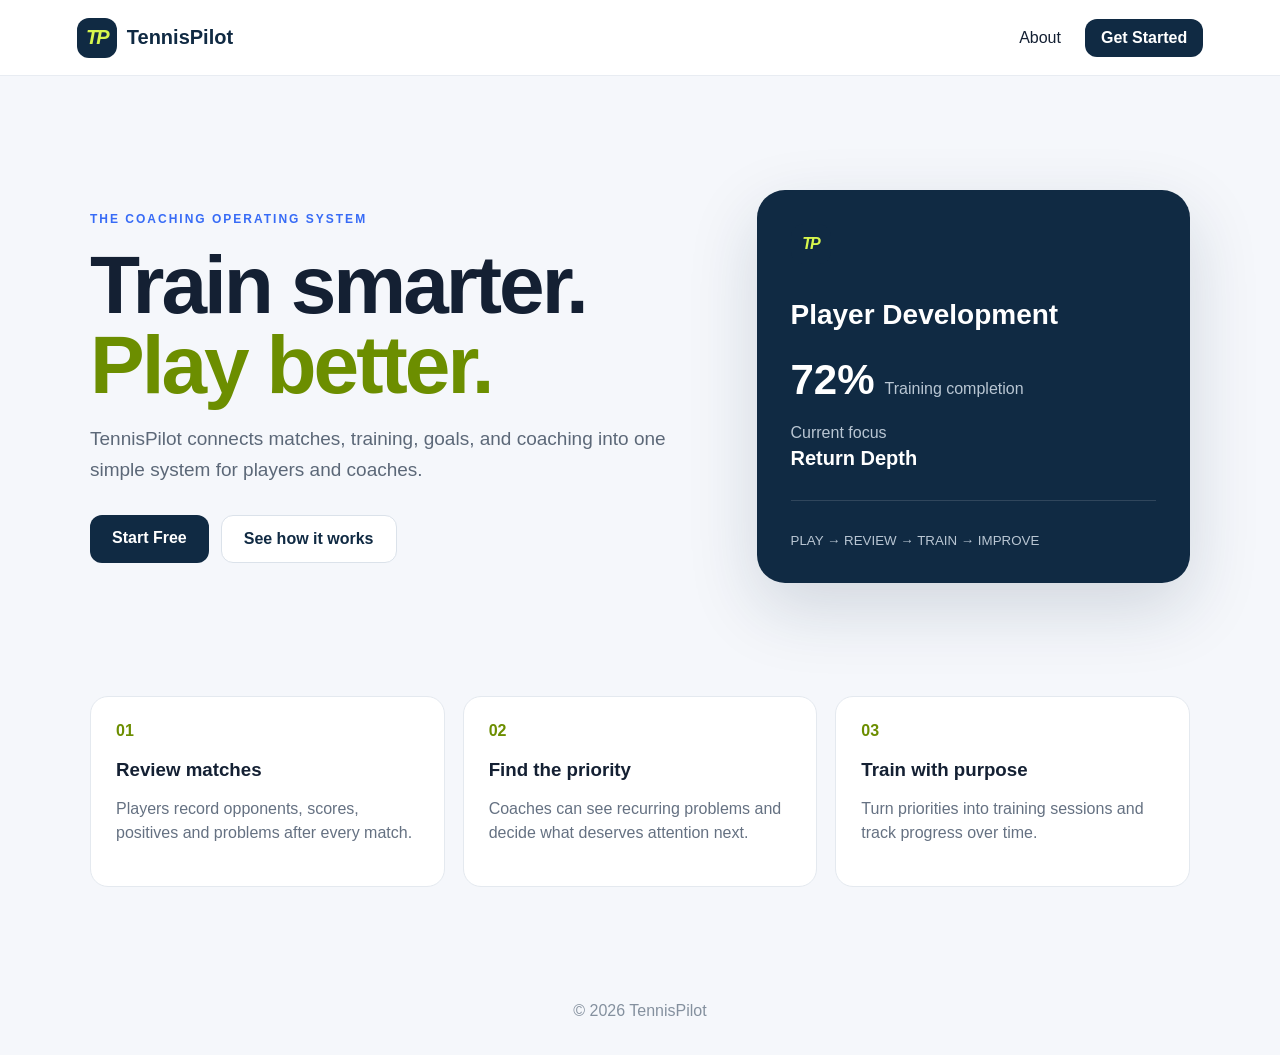
<file: index.html>
<!DOCTYPE html>
<html lang="en">
<head>
<meta charset="UTF-8">
<meta name="viewport" content="width=device-width, initial-scale=1.0">
<title>TennisPilot — Train Smarter</title>
<link rel="stylesheet" href="style.css">
</head>

<body>

<header class="top">
  <a class="brand" href="index.html">
    <span class="logo">TP</span>
    <span>TennisPilot</span>
  </a>

  <nav>
    <a href="about.html">About</a>
    <a class="btn small" href="login.html">Get Started</a>
  </nav>
</header>

<main>

<section class="hero">

  <div>
    <span class="eyebrow">THE COACHING OPERATING SYSTEM</span>

    <h1>
      Train smarter.<br>
      <span>Play better.</span>
    </h1>

    <p>
      TennisPilot connects matches, training, goals, and coaching
      into one simple system for players and coaches.
    </p>

    <div class="actions">
      <a class="btn" href="login.html">Start Free</a>
      <a class="btn ghost" href="about.html">See how it works</a>
    </div>
  </div>

  <div class="hero-card">

    <div class="mini-logo">TP</div>

    <h3>Player Development</h3>

    <div class="metric">
      <b>72%</b>
      <span>Training completion</span>
    </div>

    <div class="focus">
      Current focus
      <strong>Return Depth</strong>
    </div>

    <div class="line"></div>

    <small>
      PLAY → REVIEW → TRAIN → IMPROVE
    </small>

  </div>

</section>

<section class="features">

  <div>
    <b>01</b>
    <h3>Review matches</h3>
    <p>
      Players record opponents, scores, positives and problems
      after every match.
    </p>
  </div>

  <div>
    <b>02</b>
    <h3>Find the priority</h3>
    <p>
      Coaches can see recurring problems and decide what deserves
      attention next.
    </p>
  </div>

  <div>
    <b>03</b>
    <h3>Train with purpose</h3>
    <p>
      Turn priorities into training sessions and track progress
      over time.
    </p>
  </div>

</section>

</main>

<footer>
© 2026 TennisPilot
</footer>

</body>
</html>
</file>
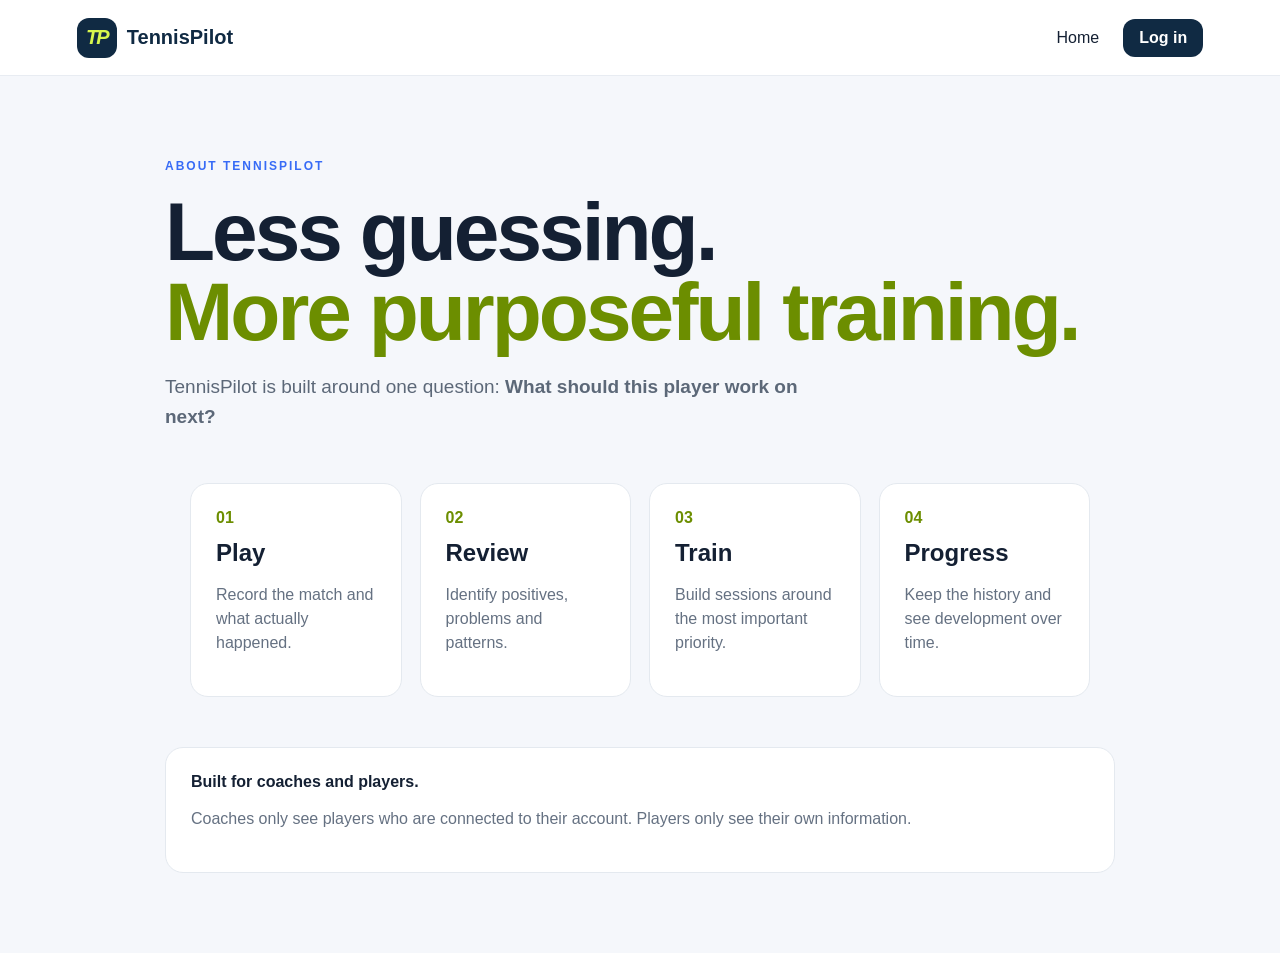
<file: about.html>
<!DOCTYPE html>
<html lang="en">

<head>
<meta charset="UTF-8">
<meta name="viewport" content="width=device-width, initial-scale=1.0">

<title>About — TennisPilot</title>

<link rel="stylesheet" href="style.css">
</head>

<body>

<header class="top">

<a class="brand" href="index.html">
  <span class="logo">TP</span>
  <span>TennisPilot</span>
</a>

<nav>
  <a href="index.html">Home</a>
  <a class="btn small" href="login.html">Log in</a>
</nav>

</header>

<main class="page">

<span class="eyebrow">ABOUT TENNISPILOT</span>

<h1>
Less guessing.<br>
<span>More purposeful training.</span>
</h1>

<p class="lead">
TennisPilot is built around one question:
<b>What should this player work on next?</b>
</p>

<div class="steps">

<div>
<b>01</b>
<h2>Play</h2>
<p>
Record the match and what actually happened.
</p>
</div>

<div>
<b>02</b>
<h2>Review</h2>
<p>
Identify positives, problems and patterns.
</p>
</div>

<div>
<b>03</b>
<h2>Train</h2>
<p>
Build sessions around the most important priority.
</p>
</div>

<div>
<b>04</b>
<h2>Progress</h2>
<p>
Keep the history and see development over time.
</p>
</div>

</div>

<div class="notice">

<b>Built for coaches and players.</b>

<p>
Coaches only see players who are connected to their account.
Players only see their own information.
</p>

</div>

</main>

</body>
</html>
</file>
<file: style.css>
*{
  box-sizing:border-box;
}

body{
  margin:0;
  font-family:Inter,Arial,sans-serif;
  background:#f5f7fb;
  color:#142033;
}

a{
  text-decoration:none;
  color:inherit;
}

button,
input,
select,
textarea{
  font:inherit;
}

button{
  cursor:pointer;
}

/* =========================
   HOME PAGE
========================= */

.top{
  height:76px;
  padding:0 6%;
  display:flex;
  align-items:center;
  justify-content:space-between;
  background:#fff;
  border-bottom:1px solid #e8ecf2;
}

.brand{
  display:flex;
  align-items:center;
  gap:10px;
  font-weight:800;
  font-size:20px;
  color:#102a43;
}

.logo,
.mini-logo{
  width:40px;
  height:40px;
  border-radius:12px;
  background:#102a43;
  color:#d7f64d;
  display:grid;
  place-items:center;
  font-weight:900;
  font-style:italic;
  letter-spacing:-2px;
}

.top nav{
  display:flex;
  align-items:center;
  gap:24px;
}

.btn{
  display:inline-block;
  border:0;
  border-radius:12px;
  padding:14px 22px;
  background:#102a43;
  color:#fff;
  font-weight:800;
  cursor:pointer;
  transition:.2s ease;
}

.btn:hover{
  transform:translateY(-1px);
}

.btn.small{
  padding:10px 16px;
}

.btn.ghost{
  background:#fff;
  color:#102a43;
  border:1px solid #dbe2ea;
}

.btn.full{
  width:100%;
}

.hero{
  max-width:1150px;
  margin:auto;
  min-height:620px;
  padding:90px 25px;
  display:grid;
  grid-template-columns:1.15fr .85fr;
  gap:80px;
  align-items:center;
}

.eyebrow{
  font-size:12px;
  font-weight:900;
  letter-spacing:2px;
  color:#376bf6;
}

.hero h1,
.page h1{
  font-size:clamp(48px,7vw,82px);
  line-height:.98;
  margin:18px 0;
  letter-spacing:-3px;
}

.hero h1 span,
.page h1 span{
  color:#6c8e00;
}

.hero p,
.lead{
  font-size:19px;
  line-height:1.6;
  color:#5c6878;
  max-width:650px;
}

.actions{
  display:flex;
  gap:12px;
  margin-top:30px;
}

.hero-card{
  background:#102a43;
  color:#fff;
  border-radius:28px;
  padding:34px;
  box-shadow:0 25px 70px #102a4328;
}

.hero-card .mini-logo{
  margin-bottom:35px;
}

.hero-card h3{
  font-size:28px;
  margin-bottom:25px;
}

.metric{
  display:flex;
  align-items:baseline;
  gap:10px;
  margin-bottom:20px;
}

.metric b{
  font-size:42px;
}

.metric span{
  color:#b9c6d3;
}

.focus{
  color:#b9c6d3;
}

.focus strong{
  display:block;
  color:#fff;
  font-size:20px;
  margin-top:5px;
}

.line{
  height:1px;
  background:#ffffff22;
  margin:30px 0;
}

.hero-card small{
  color:#b9c6d3;
}

.features,
.steps{
  max-width:1150px;
  margin:0 auto 80px;
  padding:0 25px;
  display:grid;
  grid-template-columns:repeat(3,1fr);
  gap:18px;
}

.features>div,
.steps>div,
.notice{
  background:#fff;
  border:1px solid #e4e9ef;
  border-radius:18px;
  padding:25px;
}

.features b,
.steps b{
  color:#6c8e00;
}

.features h3{
  margin-bottom:8px;
}

.features p,
.steps p,
.notice p{
  color:#657182;
  line-height:1.5;
}

footer{
  text-align:center;
  padding:35px;
  color:#84909e;
}

.page{
  max-width:1000px;
  margin:auto;
  padding:80px 25px;
}

.steps{
  grid-template-columns:repeat(4,1fr);
  margin:50px 0;
}

.steps h2{
  margin:12px 0;
}

.notice{
  margin-top:25px;
}


/* =========================
   LOGIN / SIGN UP
========================= */

.auth-page{
  min-height:100vh;
  display:grid;
  place-items:center;
  background:#102a43;
  padding:25px;
}

.auth-box{
  background:#fff;
  width:min(460px,100%);
  padding:35px;
  border-radius:24px;
  box-shadow:0 25px 80px #0003;
}

.center{
  justify-content:center;
  margin-bottom:28px;
}

.tabs,
.role-row{
  display:grid;
  grid-template-columns:1fr 1fr;
  gap:8px;
  margin-bottom:15px;
}

.tab,
.role{
  border:1px solid #dce3eb;
  background:#f7f9fb;
  padding:12px;
  border-radius:10px;
  font-weight:800;
  cursor:pointer;
}

.tab.active,
.role.active{
  background:#102a43;
  color:#fff;
}

.auth-box label{
  display:block;
  font-weight:700;
  font-size:14px;
  margin:14px 0;
}

.auth-box input,
.modal input,
.modal select,
.modal textarea{
  display:block;
  width:100%;
  padding:13px;
  margin-top:7px;
  border:1px solid #d7dee7;
  border-radius:10px;
  font:inherit;
  background:#fff;
}

.auth-box input:focus,
.modal input:focus,
.modal select:focus,
.modal textarea:focus{
  outline:2px solid #246bfe33;
  border-color:#246bfe;
}

.modal textarea{
  resize:vertical;
}

.hidden{
  display:none!important;
}

.hint{
  font-size:12px;
  color:#687587;
}

.message{
  min-height:20px;
  font-size:14px;
}

.back{
  display:block;
  text-align:center;
  margin-top:20px;
  color:#607080;
}


/* =========================
   DASHBOARD
========================= */

.app{
  display:flex;
  min-height:100vh;
}

.sidebar{
  width:245px;
  min-width:245px;
  background:#102a43;
  color:#fff;
  padding:25px 18px;
  display:flex;
  flex-direction:column;
}

.sidebar .brand{
  color:#fff;
  margin-bottom:30px;
}

.sidebar nav{
  display:grid;
  gap:7px;
}

.nav-item,
.side-btn{
  width:100%;
  border:0;
  background:transparent;
  color:#bdcbd8;
  text-align:left;
  padding:12px;
  border-radius:10px;
  font-weight:700;
  cursor:pointer;
}

.nav-item.active,
.nav-item:hover,
.side-btn:hover{
  background:#183b5b;
  color:#fff;
}

.profile{
  border-top:1px solid #2b4963;
  border-bottom:1px solid #2b4963;
  padding:15px 8px;
  margin-bottom:20px;
}

.profile strong{
  display:block;
}

.profile small{
  display:block;
  color:#aebdca;
  margin-top:4px;
}

.side-btn{
  margin-top:auto;
}

.content{
  flex:1;
  padding:38px;
  overflow:auto;
  min-width:0;
}

.dash-head{
  display:flex;
  justify-content:space-between;
  align-items:center;
  gap:20px;
  margin-bottom:25px;
}

.dash-head h1{
  margin:0;
  font-size:34px;
}

.grid{
  display:grid;
  grid-template-columns:repeat(3,1fr);
  gap:15px;
}

.card{
  background:#fff;
  border:1px solid #e3e8ee;
  border-radius:17px;
  padding:22px;
  box-shadow:0 10px 30px rgba(16,42,67,.05);
}

.card h3{
  margin-top:0;
}

.stat{
  font-size:32px;
  font-weight:900;
}

.muted{
  color:#718093;
}

.list{
  display:grid;
  gap:10px;
}

.list-item{
  padding:15px;
  background:#f7f9fb;
  border-radius:12px;
}

.pill{
  display:inline-block;
  padding:5px 9px;
  border-radius:20px;
  background:#edf3d9;
  color:#536c00;
  font-size:12px;
  font-weight:800;
}

.danger{
  color:#a33;
}

.success{
  color:#477100;
}


/* =========================
   MATCH / MODALS
========================= */

.modal-back{
  position:fixed;
  inset:0;
  z-index:2000;
  background:#102a4366;
  display:grid;
  place-items:center;
  padding:20px;
}

.modal{
  background:#fff;
  width:min(560px,100%);
  max-height:90vh;
  overflow:auto;
  padding:25px;
  border-radius:20px;
  box-shadow:0 25px 80px rgba(0,0,0,.2);
}

.modal-actions{
  display:flex;
  justify-content:flex-end;
  gap:10px;
  margin-top:20px;
}

.modal-top{
  display:flex;
  align-items:center;
  gap:14px;
  margin-bottom:18px;
}

.modal-top h2{
  margin:0;
}

.modal-back-btn{
  padding:9px 13px;
}

.empty{
  padding:30px;
  text-align:center;
  color:#718093;
  background:#fff;
  border-radius:16px;
}

.match{
  background:#fff;
  border:1px solid #e3e8ee;
  padding:17px;
  border-radius:14px;
  margin:10px 0;
}

.match strong{
  font-size:17px;
}


/* =========================
   PROFILE
========================= */

.avatar{
  width:52px;
  height:52px;
  border-radius:50%;
  object-fit:cover;
  display:grid;
  place-items:center;
  flex:0 0 auto;
}

.avatar-placeholder{
  background:#183b5b;
  color:#d7f64d;
  font-weight:900;
  font-size:20px;
}

.profile-hero{
  display:flex;
  align-items:center;
  gap:22px;
  margin-bottom:18px;
}

.profile-avatar{
  width:96px;
  height:96px;
  font-size:34px;
}

.bio-profile-card{
  display:grid;
  grid-template-columns:220px 1fr;
  gap:30px;
  align-items:start;
}

.bio-photo-wrap{
  text-align:center;
}

.photo-actions{
  display:grid;
  gap:9px;
  margin:15px 0 10px;
}

.photo-btn{
  position:relative;
  overflow:hidden;
  text-align:center;
}

.photo-btn input{
  position:absolute;
  inset:0;
  width:100%;
  height:100%;
  opacity:0;
  cursor:pointer;
}

.bio-form{
  display:grid;
  grid-template-columns:1fr 1fr;
  gap:4px 16px;
}

.bio-form label{
  display:block;
  font-weight:700;
  font-size:14px;
  margin:10px 0;
}

.bio-form input,
.bio-form select,
.bio-form textarea{
  display:block;
  width:100%;
  padding:13px;
  margin-top:7px;
  border:1px solid #d7dee7;
  border-radius:10px;
  font:inherit;
  background:#fff;
}

.bio-form textarea{
  resize:vertical;
}

.bio-wide{
  grid-column:1/-1;
}

.bio-grid{
  display:grid;
  grid-template-columns:repeat(3,1fr);
  gap:12px;
}

.bio-grid>div{
  background:#f7f9fb;
  border-radius:12px;
  padding:14px;
}

.bio-grid span,
.bio-grid b{
  display:block;
}

.bio-grid b{
  margin-top:5px;
}

.player-card{
  display:grid;
  grid-template-columns:auto 1fr auto;
  align-items:center;
  gap:13px;
}


/* =========================
   MOBILE
========================= */

@media(max-width:800px){

  .top{
    height:68px;
    padding:0 18px;
  }

  .top nav{
    gap:10px;
  }

  .top nav a:not(.btn){
    display:none;
  }

  .hero{
    grid-template-columns:1fr;
    min-height:auto;
    padding:55px 20px;
    gap:35px;
  }

  .hero h1,
  .page h1{
    font-size:48px;
    letter-spacing:-2px;
  }

  .hero p,
  .lead{
    font-size:17px;
  }

  .actions{
    flex-direction:column;
  }

  .actions .btn{
    width:100%;
    text-align:center;
  }

  .features,
  .steps{
    grid-template-columns:1fr;
    padding:0 20px;
  }

  .app{
    display:block;
  }

  .sidebar{
    width:100%;
    min-width:0;
    min-height:auto;
    padding:18px 16px;
  }

  .sidebar .brand{
    margin-bottom:18px;
  }

  .sidebar nav{
    display:flex;
    overflow-x:auto;
    gap:7px;
    padding-bottom:4px;
  }

  .nav-item{
    min-width:max-content;
    white-space:nowrap;
  }

  .side-btn{
    margin-top:12px;
  }

  .content{
    padding:20px 16px;
  }

  .dash-head{
    align-items:flex-start;
    flex-direction:column;
  }

  .dash-head h1{
    font-size:30px;
  }

  .grid{
    grid-template-columns:1fr 1fr;
  }

  .bio-profile-card{
    grid-template-columns:1fr;
  }

  .bio-form{
    grid-template-columns:1fr;
  }

  .bio-wide{
    grid-column:auto;
  }

  .profile-hero{
    align-items:flex-start;
  }

  .modal{
    width:100%;
    max-height:92vh;
    padding:20px;
  }

  .modal-actions{
    flex-direction:column-reverse;
  }

  .modal-actions .btn{
    width:100%;
  }
}


@media(max-width:520px){

  .brand{
    font-size:18px;
  }

  .logo,
  .mini-logo{
    width:36px;
    height:36px;
  }

  .auth-page{
    padding:15px;
  }

  .auth-box{
    padding:22px 18px;
    border-radius:18px;
  }

  .hero h1,
  .page h1{
    font-size:43px;
  }

  .grid{
    grid-template-columns:1fr;
  }

  .bio-grid{
    grid-template-columns:1fr 1fr;
  }

  .modal-top{
    align-items:flex-start;
  }

  .modal-top h2{
    font-size:21px;
  }
}
</file>
